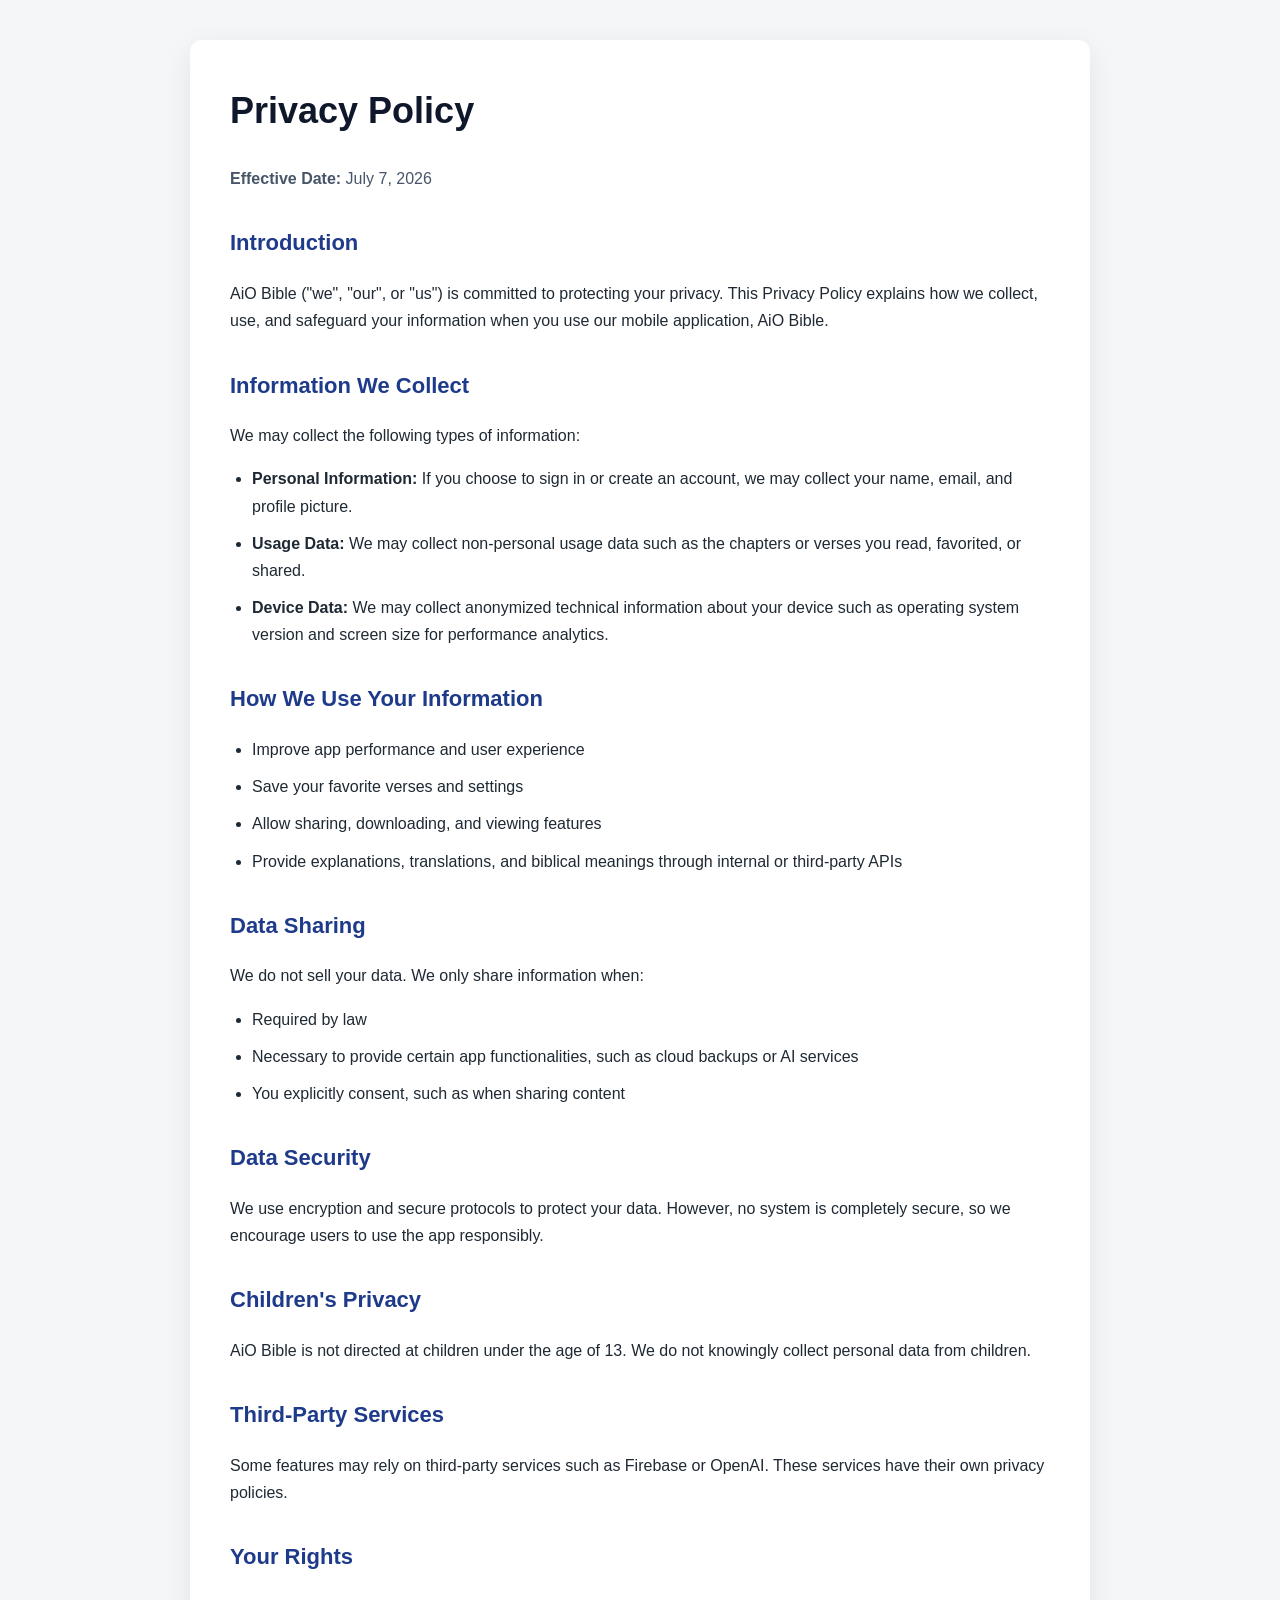
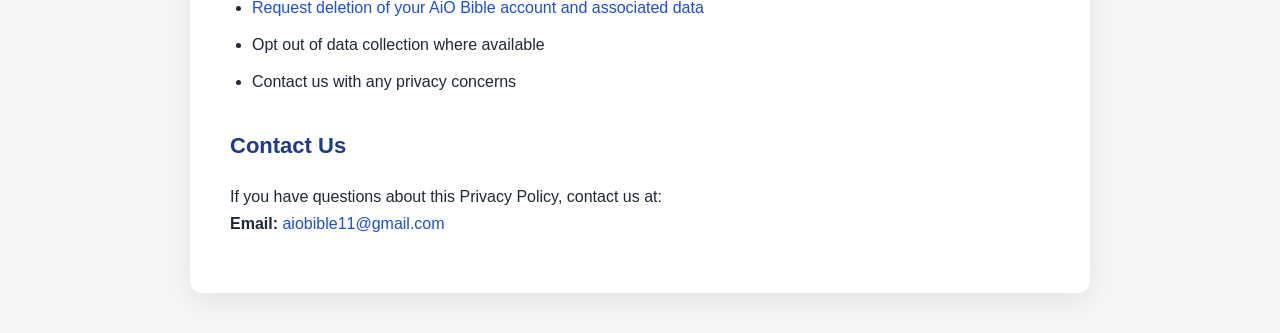
<file: index.html>
<!DOCTYPE html>
<html lang="en">
<head>
  <meta charset="UTF-8" />
  <meta name="viewport" content="width=device-width, initial-scale=1.0" />
  <title>AiO Bible Privacy Policy</title>
  <link rel="stylesheet" href="style.css" />
</head>
<body>
  <main class="container">
    <h1>Privacy Policy</h1>
    <p class="date"><strong>Effective Date:</strong> July 7, 2026</p>

    <section>
      <h2>Introduction</h2>
      <p>
        AiO Bible ("we", "our", or "us") is committed to protecting your privacy.
        This Privacy Policy explains how we collect, use, and safeguard your
        information when you use our mobile application, AiO Bible.
      </p>
    </section>

    <section>
      <h2>Information We Collect</h2>
      <p>We may collect the following types of information:</p>
      <ul>
        <li><strong>Personal Information:</strong> If you choose to sign in or create an account, we may collect your name, email, and profile picture.</li>
        <li><strong>Usage Data:</strong> We may collect non-personal usage data such as the chapters or verses you read, favorited, or shared.</li>
        <li><strong>Device Data:</strong> We may collect anonymized technical information about your device such as operating system version and screen size for performance analytics.</li>
      </ul>
    </section>

    <section>
      <h2>How We Use Your Information</h2>
      <ul>
        <li>Improve app performance and user experience</li>
        <li>Save your favorite verses and settings</li>
        <li>Allow sharing, downloading, and viewing features</li>
        <li>Provide explanations, translations, and biblical meanings through internal or third-party APIs</li>
      </ul>
    </section>

    <section>
      <h2>Data Sharing</h2>
      <p>We do not sell your data. We only share information when:</p>
      <ul>
        <li>Required by law</li>
        <li>Necessary to provide certain app functionalities, such as cloud backups or AI services</li>
        <li>You explicitly consent, such as when sharing content</li>
      </ul>
    </section>

    <section>
      <h2>Data Security</h2>
      <p>
        We use encryption and secure protocols to protect your data. However,
        no system is completely secure, so we encourage users to use the app responsibly.
      </p>
    </section>

    <section>
      <h2>Children's Privacy</h2>
      <p>
        AiO Bible is not directed at children under the age of 13. We do not
        knowingly collect personal data from children.
      </p>
    </section>

    <section>
      <h2>Third-Party Services</h2>
      <p>
        Some features may rely on third-party services such as Firebase or OpenAI.
        These services have their own privacy policies.
      </p>
    </section>

    <section>
      <h2>Your Rights</h2>
      <ul>
        <li><a href="delete-account.html">Request deletion of your AiO Bible account and associated data</a></li>
        <li>Opt out of data collection where available</li>
        <li>Contact us with any privacy concerns</li>
      </ul>
    </section>

    <section>
      <h2>Contact Us</h2>
      <p>
        If you have questions about this Privacy Policy, contact us at:
        <br />
        <strong>Email:</strong>
        <a href="mailto:aiobible11@gmail.com">aiobible11@gmail.com</a>
      </p>
    </section>
  </main>
</body>
</html>
</file>
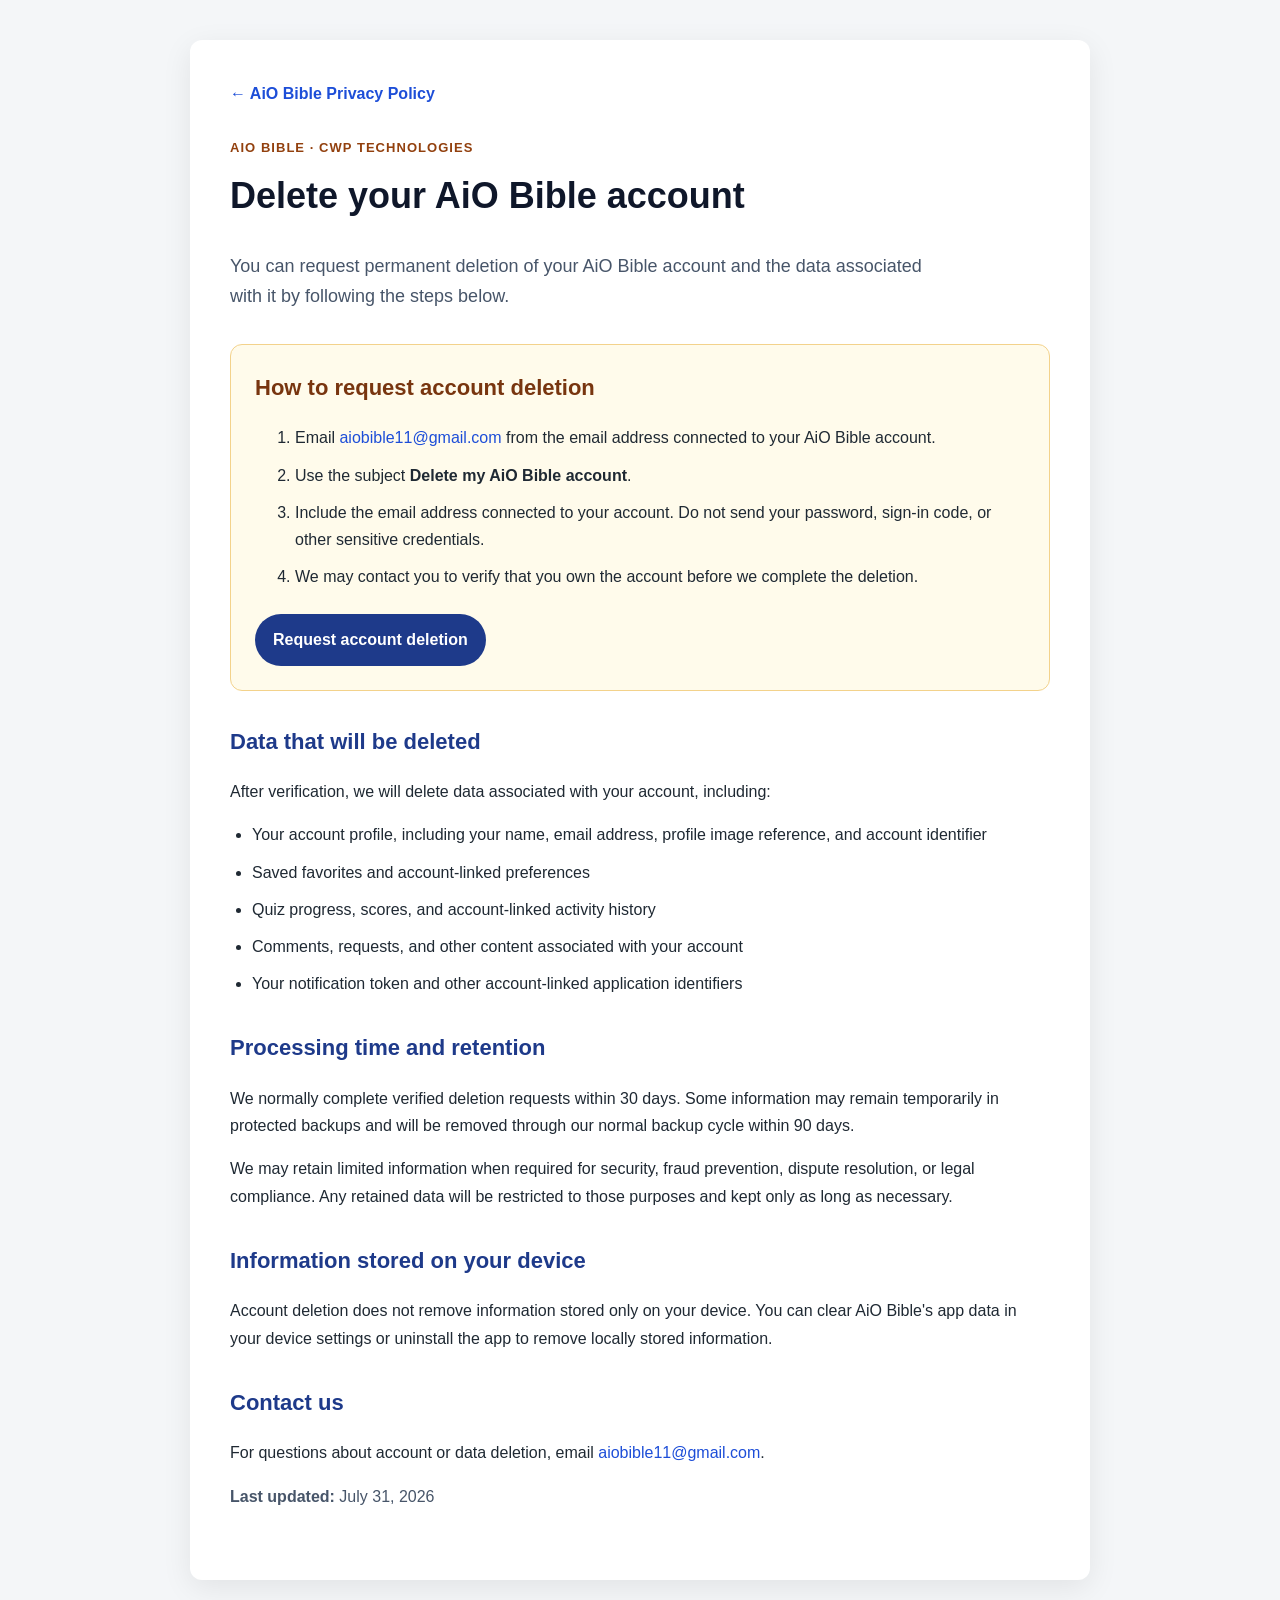
<file: delete-account.html>
<!DOCTYPE html>
<html lang="en">
<head>
  <meta charset="UTF-8" />
  <meta name="viewport" content="width=device-width, initial-scale=1.0" />
  <meta name="description" content="Request deletion of your AiO Bible account and associated data." />
  <title>Delete Your AiO Bible Account</title>
  <link rel="stylesheet" href="style.css" />
</head>
<body>
  <main class="container">
    <nav class="back-link" aria-label="Legal pages">
      <a href="index.html">&larr; AiO Bible Privacy Policy</a>
    </nav>

    <p class="eyebrow">AiO Bible &middot; CWP Technologies</p>
    <h1>Delete your AiO Bible account</h1>
    <p class="lead">
      You can request permanent deletion of your AiO Bible account and the
      data associated with it by following the steps below.
    </p>

    <section class="request-card" aria-labelledby="request-heading">
      <h2 id="request-heading">How to request account deletion</h2>
      <ol>
        <li>
          Email
          <a href="mailto:aiobible11@gmail.com?subject=Delete%20my%20AiO%20Bible%20account">aiobible11@gmail.com</a>
          from the email address connected to your AiO Bible account.
        </li>
        <li>
          Use the subject <strong>Delete my AiO Bible account</strong>.
        </li>
        <li>
          Include the email address connected to your account. Do not send
          your password, sign-in code, or other sensitive credentials.
        </li>
        <li>
          We may contact you to verify that you own the account before we
          complete the deletion.
        </li>
      </ol>

      <a
        class="button"
        href="mailto:aiobible11@gmail.com?subject=Delete%20my%20AiO%20Bible%20account&amp;body=Please%20delete%20my%20AiO%20Bible%20account%20and%20associated%20data.%0A%0AAccount%20email%3A%20"
      >Request account deletion</a>
    </section>

    <section>
      <h2>Data that will be deleted</h2>
      <p>After verification, we will delete data associated with your account, including:</p>
      <ul>
        <li>Your account profile, including your name, email address, profile image reference, and account identifier</li>
        <li>Saved favorites and account-linked preferences</li>
        <li>Quiz progress, scores, and account-linked activity history</li>
        <li>Comments, requests, and other content associated with your account</li>
        <li>Your notification token and other account-linked application identifiers</li>
      </ul>
    </section>

    <section>
      <h2>Processing time and retention</h2>
      <p>
        We normally complete verified deletion requests within 30 days. Some
        information may remain temporarily in protected backups and will be
        removed through our normal backup cycle within 90 days.
      </p>
      <p>
        We may retain limited information when required for security, fraud
        prevention, dispute resolution, or legal compliance. Any retained data
        will be restricted to those purposes and kept only as long as necessary.
      </p>
    </section>

    <section>
      <h2>Information stored on your device</h2>
      <p>
        Account deletion does not remove information stored only on your device.
        You can clear AiO Bible's app data in your device settings or uninstall
        the app to remove locally stored information.
      </p>
    </section>

    <section>
      <h2>Contact us</h2>
      <p>
        For questions about account or data deletion, email
        <a href="mailto:aiobible11@gmail.com">aiobible11@gmail.com</a>.
      </p>
    </section>

    <p class="date"><strong>Last updated:</strong> July 31, 2026</p>
  </main>
</body>
</html>
</file>
<file: style.css>
* {
  box-sizing: border-box;
}

body {
  margin: 0;
  font-family: Arial, Helvetica, sans-serif;
  background: #f4f6f8;
  color: #1f2933;
  line-height: 1.7;
}

.container {
  max-width: 900px;
  margin: 40px auto;
  padding: 40px;
  background: #ffffff;
  border-radius: 12px;
  box-shadow: 0 8px 30px rgba(0, 0, 0, 0.08);
}

h1 {
  margin-top: 0;
  color: #0f172a;
  font-size: 36px;
}

h2 {
  margin-top: 32px;
  color: #1e3a8a;
  font-size: 22px;
}

.date {
  color: #475569;
  margin-bottom: 30px;
}

.eyebrow {
  margin: 30px 0 6px;
  color: #92400e;
  font-size: 13px;
  font-weight: 700;
  letter-spacing: 0.08em;
  text-transform: uppercase;
}

.lead {
  max-width: 720px;
  color: #475569;
  font-size: 18px;
}

.back-link {
  margin-bottom: 24px;
  font-weight: 600;
}

.request-card {
  margin-top: 32px;
  padding: 24px;
  border: 1px solid #f3d28b;
  border-radius: 12px;
  background: #fffbeb;
}

.request-card h2 {
  margin-top: 0;
  color: #78350f;
}

.button {
  display: inline-block;
  margin-top: 8px;
  padding: 12px 18px;
  border-radius: 999px;
  background: #1e3a8a;
  color: #ffffff;
  font-weight: 700;
}

.button:hover {
  background: #172554;
  text-decoration: none;
}

a:focus-visible {
  outline: 3px solid #f59e0b;
  outline-offset: 4px;
}

ul {
  padding-left: 22px;
}

li {
  margin-bottom: 10px;
}

a {
  color: #1d4ed8;
  text-decoration: none;
}

a:hover {
  text-decoration: underline;
}

@media (max-width: 600px) {
  .container {
    margin: 0;
    padding: 24px;
    border-radius: 0;
  }

  .request-card {
    padding: 20px;
  }

  h1 {
    font-size: 30px;
  }
}
</file>
